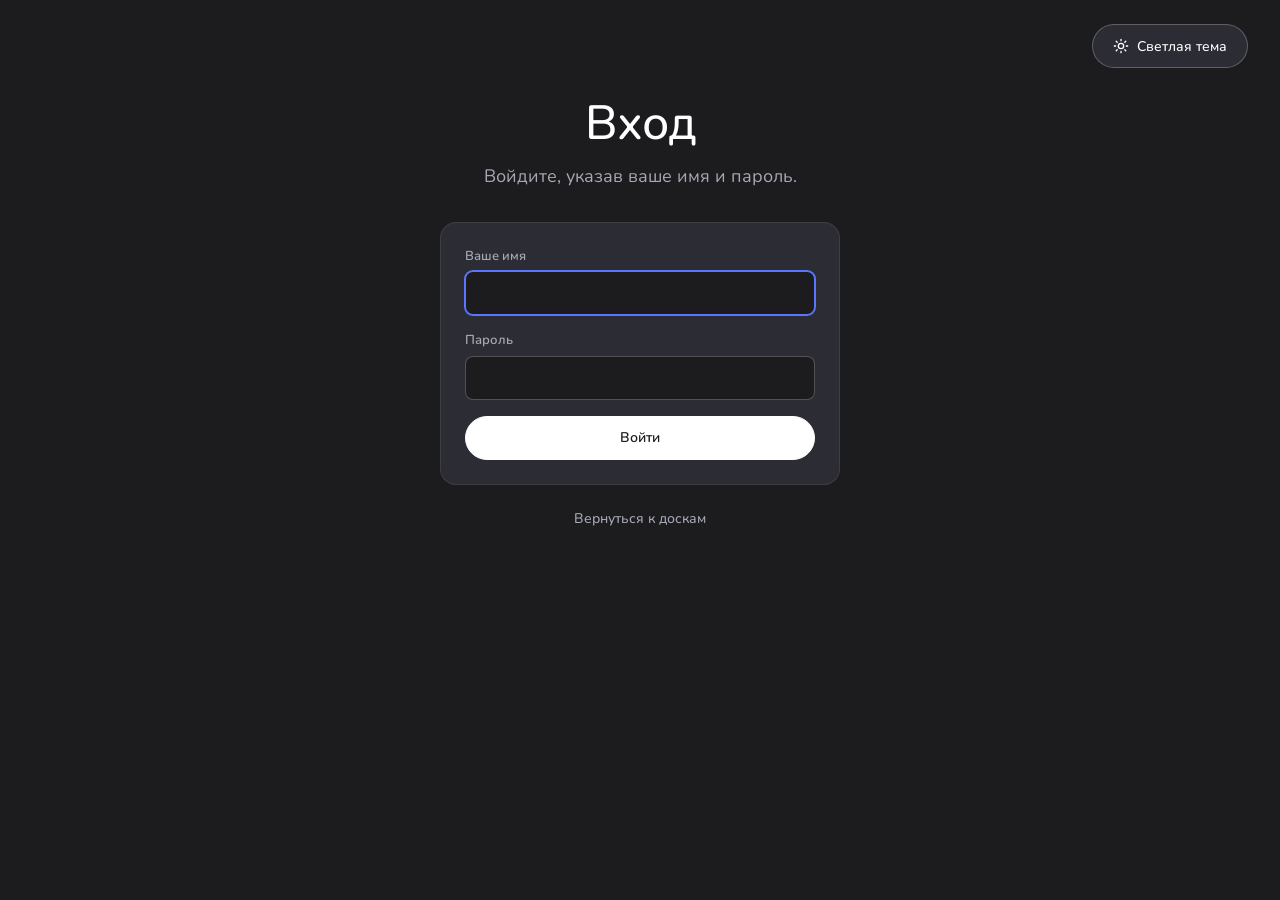
<file: login.html>
<!DOCTYPE html>
<html lang="ru">
<head>
<meta charset="UTF-8">
<meta name="viewport" content="width=device-width, initial-scale=1.0">
<!-- Yandex.Metrika counter -->
<script type="text/javascript">
    (function(m,e,t,r,i,k,a){
        m[i]=m[i]||function(){(m[i].a=m[i].a||[]).push(arguments)};
        m[i].l=1*new Date();
        for (var j = 0; j < document.scripts.length; j++) {if (document.scripts[j].src === r) { return; }}
        k=e.createElement(t),a=e.getElementsByTagName(t)[0],k.async=1,k.src=r,a.parentNode.insertBefore(k,a)
    })(window, document,'script','https://mc.yandex.ru/metrika/tag.js?id=113758263', 'ym');

    // секрет ссылки-приглашения (/invite/<секрет>) в Метрику не отправляем
    var kanbanHideInvite = function (u) { return String(u || '').replace(/(\/invite\/)[^\/?#]+/, '$1-'); };
    ym(113758263, 'init', {ssr:true, webvisor:true, clickmap:true, ecommerce:"dataLayer", referrer: kanbanHideInvite(document.referrer), url: kanbanHideInvite(location.href), accurateTrackBounce:true, trackLinks:true});
</script>
<!-- /Yandex.Metrika counter -->
<title>Вход — канбан-доски</title>
<link rel="icon" href="/static/icons/favicon.ico" sizes="any">
<link rel="icon" type="image/png" sizes="32x32" href="/static/icons/icon-32.png">
<link rel="apple-touch-icon" href="/static/icons/apple-touch-icon.png">
<link rel="stylesheet" href="/static/fonts/nunito.css">
<link rel="stylesheet" href="/static/start.css">
<link rel="stylesheet" href="/static/login.css">
<script src="/static/theme.js"></script>
</head>
<body>
<!-- Yandex.Metrika counter (без JavaScript) -->
<noscript><div><img src="https://mc.yandex.ru/watch/113758263" style="position:absolute; left:-9999px;" alt="" /></div></noscript>

<button id="theme-toggle" class="theme-toggle-btn" type="button" title="Переключить тему"></button>

<div class="page login-page">
  <div class="header">
    <div class="title">Вход</div>
    <p class="subtitle">Войдите, указав ваше имя и пароль.</p>
  </div>

  <form class="login-card" id="login-form" novalidate>
    <label class="login-field">
      <span class="login-label">Ваше имя</span>
      <input class="login-input ym-hide-content ym-disable-keys" id="login-name" name="username" type="text"
             autocomplete="username" autocapitalize="off" spellcheck="false" maxlength="30" required>
    </label>
    <label class="login-field">
      <span class="login-label">Пароль</span>
      <input class="login-input" id="login-password" name="password" type="password"
             autocomplete="current-password" maxlength="128" required>
    </label>
    <div class="login-error" id="login-error" role="alert"></div>
    <button class="login-btn login-btn-primary" id="login-submit" type="submit">Войти</button>
  </form>

  <a class="login-back" id="login-back" href="/">Вернуться к доскам</a>
</div>

<script src="/static/login.js"></script>
</body>
</html>
</file>
<file: static/fonts/nunito.css>
/* Nunito (variable, 200–1000) — хранится локально, работает без интернета.
   Лицензия SIL Open Font License 1.1 — см. OFL.txt рядом. */

/* cyrillic-ext */
@font-face {
  font-family: 'Nunito';
  font-style: normal;
  font-display: swap;
  font-weight: 200 1000;
  src: url('/static/fonts/nunito-cyrillic-ext-wght-normal.woff2') format('woff2');
  unicode-range: U+0460-052F,U+1C80-1C8A,U+20B4,U+2DE0-2DFF,U+A640-A69F,U+FE2E-FE2F;
}

/* cyrillic */
@font-face {
  font-family: 'Nunito';
  font-style: normal;
  font-display: swap;
  font-weight: 200 1000;
  src: url('/static/fonts/nunito-cyrillic-wght-normal.woff2') format('woff2');
  unicode-range: U+0301,U+0400-045F,U+0490-0491,U+04B0-04B1,U+2116;
}

/* latin-ext */
@font-face {
  font-family: 'Nunito';
  font-style: normal;
  font-display: swap;
  font-weight: 200 1000;
  src: url('/static/fonts/nunito-latin-ext-wght-normal.woff2') format('woff2');
  unicode-range: U+0100-02BA,U+02BD-02C5,U+02C7-02CC,U+02CE-02D7,U+02DD-02FF,U+0304,U+0308,U+0329,U+1D00-1DBF,U+1E00-1E9F,U+1EF2-1EFF,U+2020,U+20A0-20AB,U+20AD-20C0,U+2113,U+2C60-2C7F,U+A720-A7FF;
}

/* latin */
@font-face {
  font-family: 'Nunito';
  font-style: normal;
  font-display: swap;
  font-weight: 200 1000;
  src: url('/static/fonts/nunito-latin-wght-normal.woff2') format('woff2');
  unicode-range: U+0000-00FF,U+0131,U+0152-0153,U+02BB-02BC,U+02C6,U+02DA,U+02DC,U+0304,U+0308,U+0329,U+2000-206F,U+20AC,U+2122,U+2191,U+2193,U+2212,U+2215,U+FEFF,U+FFFD;
}
</file>
<file: static/start.css>
/* Стартовая страница — по дизайн-системе «Like Miro».
   Тёмная тема (по умолчанию) собрана из тёмных токенов системы. */
:root {
  --page: #1c1c1e;
  --panel: #2c2c34;
  --panel-border: rgba(255,255,255,0.08);
  --text: #ffffff;
  --text2: #a5a8b5;
  --icon: #a5a8b5;
  --hover: rgba(255,255,255,0.08);
  --secondary-border: rgba(255,255,255,0.24);
  --dashed: rgba(255,255,255,0.24);
  --bar-track: rgba(255,255,255,0.08);
  --primary-bg: #ffffff;
  --primary-fg: #1c1c1e;
  --accent: #5b76fe;
  --shadow-card: 0px 4px 12px 0px rgba(0, 0, 0, 0.4);
  --font: 'Nunito', -apple-system, BlinkMacSystemFont, 'Noto Sans', sans-serif;
}

:root[data-theme="light"] {
  --page: #f7f8fa;
  --panel: #ffffff;
  --panel-border: #e0e2e8;
  --text: #1c1c1e;
  --text2: #555a6a;
  --icon: #6b6f7e;
  --hover: #eef0f3;
  --secondary-border: #c7cad5;
  --dashed: #c7cad5;
  --bar-track: #eef0f4;
  --primary-bg: #1c1c1e;
  --primary-fg: #ffffff;
  --accent: #4262ff;
  --shadow-card: 0px 4px 12px 0px rgba(5, 0, 56, 0.06);
}

* { box-sizing: border-box; }

html, body {
  height: 100%;
}

body {
  margin: 0;
  font-family: var(--font);
  background: var(--page);
  color: var(--text);
  min-height: 100vh;
  padding: 96px 32px 48px;
}

button { font-family: inherit; }

svg { display: block; flex-shrink: 0; }

.page {
  max-width: 1040px;
  margin: 0 auto;
}

.header {
  text-align: center;
  margin-bottom: 48px;
}

.title {
  font-size: 48px;
  line-height: 1.15;
  font-weight: 500;
  letter-spacing: -1px;
  margin: 0 0 12px;
}

.subtitle {
  color: var(--text2);
  font-size: 18px;
  line-height: 1.5;
  margin: 0;
}

.boards-grid {
  display: flex;
  flex-wrap: wrap;
  gap: 24px;
  justify-content: center;
}

/* Все плитки одной высоты: название — не больше двух строк (длиннее —
   с многоточием), остальное умещается в эту высоту */
.board-tile {
  width: 240px;
  height: 156px;
  background: var(--panel);
  border: 1px solid var(--panel-border);
  border-radius: 16px;
  padding: 24px;
  text-decoration: none;
  color: var(--text);
  display: flex;
  flex-direction: column;
  justify-content: space-between;
  gap: 16px;
  cursor: pointer;
  transition: box-shadow 0.18s ease, transform 0.18s ease;
}

.board-tile:hover {
  box-shadow: var(--shadow-card);
  transform: translateY(-2px);
}

.board-tile-head {
  display: flex;
  align-items: flex-start;
  gap: 8px;
}

.board-tile-title {
  flex: 1;
  min-width: 0;
  font-size: 18px;
  line-height: 1.4;
  font-weight: 500;
  word-wrap: break-word;
  overflow-wrap: anywhere;
  display: -webkit-box;
  -webkit-box-orient: vertical;
  -webkit-line-clamp: 2;
  line-clamp: 2;
  overflow: hidden;
}

/* низ плитки: число задач и полоска распределения задач по столбцам */
.board-tile-meta {
  display: flex;
  flex-direction: column;
  gap: 8px;
}

.board-tile-count {
  --tile-text2: var(--text2);
  color: var(--tile-text2);
  font-size: 15px;
  line-height: 1.4;
  font-weight: 500;
}

/* строка с числом задач; справа — значок «доступ открыт N пользователям» */
.board-tile-count-row {
  display: flex;
  align-items: center;
  justify-content: space-between;
  gap: 8px;
}

.board-tile-shared,
.board-tile-owner {
  display: inline-flex;
  align-items: center;
  gap: 4px;
  color: var(--text2);
  font-size: 13px;
  line-height: 1.4;
  font-weight: 600;
  min-width: 0;
}

.board-tile-count {
  flex-shrink: 0;
}

.board-tile-owner span {
  overflow: hidden;
  text-overflow: ellipsis;
  white-space: nowrap;
}

.board-tile[data-bg] .board-tile-shared,
.board-tile[data-bg] .board-tile-owner {
  color: rgba(255, 255, 255, 0.85);
}

.board-tile[data-bg="yellow"] .board-tile-shared,
.board-tile[data-bg="yellow"] .board-tile-owner {
  color: rgba(28, 28, 30, 0.75);
}

/* раздел «Доступные мне» — вкладка (static/start.js) */
.shared-section[hidden],
.boards-grid[hidden],
.empty-hint[hidden] { display: none; }

/* Вкладки «Мои доски | Доступные мне» */
.board-tabs {
  display: flex;
  justify-content: center;
  gap: 4px;
  width: fit-content;
  margin: -16px auto 40px;
  padding: 4px;
  border-radius: 9999px;
  background: var(--panel);
  border: 1px solid var(--panel-border);
}

.board-tabs[hidden] { display: none; }

.board-tab {
  position: relative;
  display: inline-flex;
  align-items: center;
  gap: 8px;
  height: 40px;
  padding: 0 20px;
  border: none;
  border-radius: 9999px;
  background: transparent;
  color: var(--text2);
  font-size: 15px;
  font-weight: 600;
  cursor: pointer;
  transition: background 0.18s ease, color 0.18s ease;
}

.board-tab:hover {
  color: var(--text);
}

.board-tab.active {
  background: var(--primary-bg);
  color: var(--primary-fg);
}

.board-tab:focus-visible {
  outline: 2px solid var(--accent);
  outline-offset: 2px;
}

.board-tab-count {
  min-width: 22px;
  height: 22px;
  padding: 0 7px;
  border-radius: 9999px;
  background: var(--hover);
  font-size: 12px;
  line-height: 22px;
  text-align: center;
}

.board-tab.active .board-tab-count {
  background: rgba(127, 127, 127, 0.2);
}

/* среди чужих досок есть новые — синяя точка на вкладке */
.board-tab.has-new::after {
  content: "";
  position: absolute;
  top: 6px;
  right: 8px;
  width: 8px;
  height: 8px;
  border-radius: 50%;
  background: var(--accent);
  border: 2px solid var(--panel);
}

/* Отметка «Новая» на плитке чужой доски, которую ещё не открывали */
.board-tile {
  position: relative;
}

.board-tile-new {
  box-shadow: 0 0 0 2px var(--accent);
}

.board-tile-new-badge {
  position: absolute;
  top: -10px;
  left: 20px;
  height: 20px;
  padding: 0 8px;
  border-radius: 9999px;
  background: var(--accent);
  color: #ffffff;
  font-size: 11px;
  line-height: 20px;
  font-weight: 700;
  letter-spacing: 0.2px;
}

/* Уведомление «Вам открыли доступ к доске» — как плашка про пароль */
.shared-banner {
  display: flex;
  align-items: center;
  gap: 16px;
  max-width: 768px;
  margin: -16px auto 40px;
  padding: 16px 12px 16px 20px;
  background: var(--panel);
  border: 1px solid var(--panel-border);
  border-left: 4px solid var(--accent);
  border-radius: 12px;
}

.shared-banner[hidden] { display: none; }

.shared-banner-icon {
  color: var(--accent);
  flex-shrink: 0;
}

.shared-banner-icon svg {
  width: 20px;
  height: 20px;
}

.shared-banner-text {
  flex: 1;
  min-width: 0;
}

.shared-banner-title {
  font-size: 15px;
  line-height: 1.4;
  font-weight: 600;
  overflow-wrap: anywhere;
}

.shared-banner-message {
  margin-top: 2px;
  color: var(--text2);
  font-size: 14px;
  line-height: 1.5;
}

.shared-banner-btn {
  flex-shrink: 0;
  display: inline-flex;
  align-items: center;
  height: 40px;
  padding: 0 20px;
  border-radius: 9999px;
  background: var(--primary-bg);
  color: var(--primary-fg);
  font-size: 14px;
  font-weight: 600;
  text-decoration: none;
  transition: opacity 0.18s ease;
}

.shared-banner-btn[hidden] { display: none; }

.shared-banner-btn:hover {
  opacity: 0.85;
}

.shared-banner-close {
  flex-shrink: 0;
  width: 32px;
  height: 32px;
  border: none;
  border-radius: 9999px;
  background: transparent;
  color: var(--icon);
  cursor: pointer;
  display: inline-flex;
  align-items: center;
  justify-content: center;
  padding: 0;
}

.shared-banner-close:hover {
  background: var(--hover);
  color: var(--text);
}

@media (max-width: 640px) {
  .shared-banner {
    flex-wrap: wrap;
    position: relative;
    padding-right: 44px;
  }
  .shared-banner-btn {
    width: 100%;
    justify-content: center;
  }
  .shared-banner-close {
    position: absolute;
    top: 8px;
    right: 8px;
  }
  .board-tab {
    padding: 0 14px;
  }
}

/* дорожка под полоской — чтобы цветные отрезки читались на любом фоне плитки */
.board-tile-bar {
  display: flex;
  gap: 2px;
  padding: 2px;
  border-radius: 9999px;
  background: var(--bar-track);
}

.board-tile-bar-seg {
  flex: 1 1 0;
  min-width: 4px;
  height: 6px;
  border-radius: 9999px;
}

.board-tile-bar-empty {
  flex: 1 1 0;
  height: 6px;
}

.board-tile-delete {
  flex-shrink: 0;
  width: 32px;
  height: 32px;
  margin: -6px -8px 0 0;
  border-radius: 9999px;
  border: none;
  background: transparent;
  color: var(--icon);
  cursor: pointer;
  display: flex;
  align-items: center;
  justify-content: center;
  padding: 0;
  opacity: 0;
  transition: background 0.18s ease, color 0.18s ease, opacity 0.18s ease;
}

.board-tile:hover .board-tile-delete,
.board-tile-delete:focus-visible {
  opacity: 1;
}

/* на сенсорных экранах наведения нет — крестик удаления доски виден всегда */
@media (hover: none) {
  .board-tile-delete {
    opacity: 1;
  }
}

/* «Переместить» на плитке — только на сенсорных экранах */
/* плитка — ссылка: без стандартной подсветки ссылки при нажатии на телефоне
   (иначе она накрывает и плитку, и открытое меню) */
.board-tile {
  -webkit-tap-highlight-color: transparent;
}

.board-tile-move-wrap {
  position: relative;
  display: none;
  margin: -6px -4px 0 0;
}

@media (hover: none) {
  .board-tile-move-wrap {
    display: block;
  }
}

.board-tile-move {
  width: 32px;
  height: 32px;
  border-radius: 9999px;
  border: none;
  background: transparent;
  color: var(--icon);
  cursor: pointer;
  display: flex;
  align-items: center;
  justify-content: center;
  padding: 0;
}

.board-tile[data-bg] .board-tile-move {
  color: rgba(255, 255, 255, 0.85);
}

.board-tile[data-bg="yellow"] .board-tile-move {
  color: rgba(28, 28, 30, 0.75);
}

.tile-menu {
  position: absolute;
  top: calc(100% + 4px);
  right: 0;
  z-index: 50;
  min-width: 160px;
  padding: 6px;
  background: var(--panel);
  border: 1px solid var(--panel-border);
  border-radius: 12px;
  box-shadow: var(--shadow-card);
  display: flex;
  flex-direction: column;
}

.tile-menu[hidden] { display: none; }

.tile-menu-item {
  display: flex;
  align-items: center;
  gap: 10px;
  height: 36px;
  padding: 0 12px;
  border: none;
  border-radius: 8px;
  background: transparent;
  color: var(--text);
  font-family: inherit;
  font-size: 14px;
  font-weight: 500;
  text-align: left;
  cursor: pointer;
}

.tile-menu-item svg {
  color: var(--icon);
}

.tile-menu-item:disabled {
  opacity: 0.4;
  cursor: default;
}

/* сдвинутая плитка коротко подсвечивается */
@keyframes tile-moved {
  0% { box-shadow: 0 0 0 3px #5b76fe; }
  100% { box-shadow: 0 0 0 3px transparent; }
}

.board-tile.tile-moved {
  animation: tile-moved 1.2s ease-out;
}

.board-tile-delete:hover {
  background: var(--hover);
  color: var(--text);
}

.add-board-tile {
  width: 240px;
  height: 156px;
  border: 1.5px dashed var(--dashed);
  border-radius: 16px;
  background: transparent;
  cursor: pointer;
  display: flex;
  align-items: center;
  justify-content: center;
  padding: 24px;
  transition: background 0.18s ease;
}

.add-board-tile:hover {
  background: var(--hover);
}

.add-board-pill {
  display: inline-flex;
  align-items: center;
  gap: 8px;
  height: 44px;
  padding: 0 20px;
  border-radius: 9999px;
  background: var(--primary-bg);
  color: var(--primary-fg);
  font-size: 14px;
  line-height: 1.5;
  font-weight: 500;
}

.empty-hint {
  text-align: center;
  color: var(--text2);
  font-size: 14px;
  line-height: 1.5;
  margin-bottom: 24px;
}

.theme-toggle-btn {
  position: fixed;
  top: 24px;
  right: 32px;
  display: inline-flex;
  align-items: center;
  gap: 8px;
  height: 44px;
  padding: 0 20px;
  border-radius: 9999px;
  border: 1px solid var(--secondary-border);
  background: var(--panel);
  color: var(--text);
  font-size: 14px;
  line-height: 1.5;
  font-weight: 500;
  cursor: pointer;
  transition: background 0.18s ease;
}

.theme-toggle-btn:hover {
  background: var(--hover);
}

/* Правый верхний угол: «Telegram» и переключатель темы */
.top-right {
  position: fixed;
  top: 24px;
  right: 32px;
  z-index: 100;
  display: flex;
  gap: 8px;
}

.top-right .theme-toggle-btn {
  position: static;
}

.theme-toggle-btn[hidden] { display: none; }

/* «Telegram» — приглушённый фирменный голубой Telegram (одинаковый в обеих темах) */
/* только значок — круглая кнопка */
.telegram-btn {
  padding: 0 14px;
  border-color: transparent;
  background: #47a3d1;
  color: #ffffff;
  font-weight: 600;
}

.telegram-btn:hover {
  background: #3b90ba;
}

.telegram-btn:focus-visible {
  outline: 2px solid #47a3d1;
  outline-offset: 2px;
}

/* Плитка доски в цвете фона этой доски — те же насыщенные цвета, что и фон
   на странице доски (см. static/style.css), одинаковые в обеих темах.
   Текст на цветной плитке белый, на жёлтой — тёмный. */
.board-tile[data-bg="blue"]   { background: #3d63dd; }
.board-tile[data-bg="green"]  { background: #1f9d62; }
.board-tile[data-bg="purple"] { background: #7b52e0; }
.board-tile[data-bg="red"]    { background: #d9463f; }
.board-tile[data-bg="yellow"] { background: #e0b416; }

.board-tile[data-bg] {
  border-color: transparent;
  color: #ffffff;
  --bar-track: rgba(255, 255, 255, 0.35);
}

.board-tile[data-bg] .board-tile-count,
.board-tile[data-bg] .board-tile-delete {
  color: rgba(255, 255, 255, 0.85);
}

.board-tile[data-bg="yellow"] {
  color: #1c1c1e;
  --bar-track: rgba(255, 255, 255, 0.45);
}

.board-tile[data-bg="yellow"] .board-tile-count,
.board-tile[data-bg="yellow"] .board-tile-delete {
  color: rgba(28, 28, 30, 0.75);
}

.board-tile[data-bg] .board-tile-delete:hover {
  background: rgba(255, 255, 255, 0.2);
  color: inherit;
}

/* Перетаскивание плиток досок */
.board-tile[draggable="true"] {
  -webkit-user-drag: element;
}

/* место, откуда взята плитка при перетаскивании */
.board-tile.dragging {
  /* !important — перебить цветной фон плиток (data-bg) */
  background: transparent !important;
  border: 1.5px dashed var(--dashed) !important;
  box-shadow: none;
  transform: none;
}

.board-tile.dragging > * {
  visibility: hidden;
}

/* --- Аккаунт: кнопка с именем пространства и меню (слева вверху) --- */
.account {
  position: fixed;
  top: 24px;
  left: 32px;
  z-index: 100;
  display: flex;
  gap: 8px;
}

/* «Войти» — вход в другое, существующее пространство */
.account-login-btn {
  display: inline-flex;
  align-items: center;
  height: 44px;
  padding: 0 20px;
  border-radius: 9999px;
  border: 1px solid var(--secondary-border);
  background: var(--panel);
  color: var(--text);
  font-size: 14px;
  line-height: 1.5;
  font-weight: 500;
  text-decoration: none;
  transition: background 0.18s ease;
}

.account-login-btn:hover {
  background: var(--hover);
}

.account-login-btn[hidden] { display: none; }

.account-btn {
  display: inline-flex;
  align-items: center;
  gap: 8px;
  max-width: min(320px, calc(100vw - 500px));
  height: 44px;
  padding: 0 16px 0 20px;
  border-radius: 9999px;
  border: 1px solid var(--secondary-border);
  background: var(--panel);
  color: var(--text);
  font-size: 14px;
  line-height: 1.5;
  font-weight: 500;
  cursor: pointer;
  transition: background 0.18s ease;
}

.account-btn[hidden] { display: none; }

.account-btn:hover,
.account-btn[aria-expanded="true"] {
  background: var(--hover);
}

.account-btn-name {
  min-width: 0;
  overflow: hidden;
  text-overflow: ellipsis;
  white-space: nowrap;
}

.account-menu {
  position: absolute;
  top: calc(100% + 8px);
  left: 0;
  min-width: 220px;
  padding: 8px;
  background: var(--panel);
  border: 1px solid var(--panel-border);
  border-radius: 12px;
  box-shadow: var(--shadow-card);
  display: flex;
  flex-direction: column;
}

.account-menu[hidden] { display: none; }

.account-menu-item {
  height: 36px;
  padding: 0 12px;
  border: none;
  border-radius: 8px;
  background: transparent;
  color: var(--text);
  font-size: 14px;
  font-weight: 500;
  text-align: left;
  cursor: pointer;
}

.account-menu-item:hover,
.account-menu-item:focus-visible {
  background: var(--hover);
  outline: none;
}

.account-menu-item-danger {
  color: #e5484d;
}

/* --- Напоминание задать пароль --- */
.password-banner {
  display: flex;
  align-items: center;
  gap: 16px;
  max-width: 768px;
  margin: -16px auto 40px;
  padding: 16px 20px;
  background: var(--panel);
  border: 1px solid var(--panel-border);
  border-left: 4px solid #fcb900;
  border-radius: 12px;
}

.password-banner[hidden] { display: none; }

.password-banner-icon {
  color: #fcb900;
  flex-shrink: 0;
}

.password-banner-text {
  flex: 1;
  min-width: 0;
}

.password-banner-title {
  font-size: 15px;
  line-height: 1.4;
  font-weight: 600;
}

.password-banner-message {
  margin-top: 2px;
  color: var(--text2);
  font-size: 14px;
  line-height: 1.5;
}

.password-banner-btn {
  flex-shrink: 0;
  height: 40px;
  padding: 0 20px;
  border-radius: 9999px;
  border: 1px solid var(--primary-bg);
  background: var(--primary-bg);
  color: var(--primary-fg);
  font-size: 14px;
  font-weight: 600;
  cursor: pointer;
  transition: opacity 0.18s ease;
}

.password-banner-btn:hover {
  opacity: 0.85;
}

@media (max-width: 640px) {
  .password-banner {
    flex-wrap: wrap;
  }
  .password-banner-btn {
    width: 100%;
  }
  .account { left: 16px; top: 16px; }
  .top-right { right: 16px; top: 16px; }
  .theme-toggle-btn span { display: none; }
  .theme-toggle-btn { padding: 0 14px; }
  .account-btn { max-width: calc(100vw - 250px); }
}

/* Уведомление «Доску изменил …» (static/start.js) — как «Вам открыли доступ» */
.changes-list {
  list-style: none;
  margin: 4px 0 0;
  padding: 0;
}

.changes-list li {
  margin-top: 2px;
  overflow-wrap: anywhere;
}

.changes-list a {
  color: var(--text);
  font-weight: 600;
  text-decoration: none;
}

.changes-list a:hover {
  text-decoration: underline;
}

/* Версия релиза (файл version) — в самом низу страницы, по центру: после
   всех досок, а если досок мало — внизу окна. Видна, когда долистаешь. */
.page {
  position: relative;
  /* страница не ниже окна (за вычетом отступов body сверху и снизу) */
  min-height: calc(100vh - 144px);
  min-height: calc(100dvh - 144px);
  padding-bottom: 56px;
}

.app-version {
  position: absolute;
  left: 0;
  right: 0;
  /* отступ снизу свой: когда досок много, страница длиннее окна и нижний
     отступ body (html/body — высотой в окно) после неё не добавляется */
  bottom: 16px;
  text-align: center;
  color: var(--text2);
  font-size: 12px;
  line-height: 1.5;
  opacity: 0.8;
}

/* Круглая кнопка «+» (создать доску) — в правом нижнем углу экрана, пока
   плитка «Создать доску» за его пределами (static/start.js) */
.add-board-fab {
  position: fixed;
  right: 24px;
  bottom: 24px;
  z-index: 40;
  width: 56px;
  height: 56px;
  border: none;
  border-radius: 50%;
  background: var(--primary-bg);
  color: var(--primary-fg);
  box-shadow: 0 6px 20px rgba(0, 0, 0, 0.35);
  display: flex;
  align-items: center;
  justify-content: center;
  padding: 0;
  cursor: pointer;
  opacity: 0;
  transform: scale(0.8);
  pointer-events: none;
  transition: opacity 0.18s ease, transform 0.18s ease;
}

:root[data-theme="light"] .add-board-fab {
  box-shadow: 0 6px 20px rgba(5, 0, 56, 0.18);
}

.add-board-fab.visible {
  opacity: 1;
  transform: none;
  pointer-events: auto;
}

.add-board-fab:hover {
  opacity: 0.88;
}

.add-board-fab:focus-visible {
  outline: 2px solid var(--accent);
  outline-offset: 3px;
}

@media (max-width: 640px) {
  .add-board-fab {
    right: 16px;
    bottom: 16px;
  }
}

/* Подсказка «Если у вас уже есть аккаунт» под кнопкой «Войти» — гостю при
   первом открытии (static/account.js) */
.login-hint {
  position: absolute;
  top: calc(100% + 12px);
  padding: 8px 12px;
  border-radius: 10px;
  background: var(--primary-bg);
  color: var(--primary-fg);
  font-size: 13px;
  line-height: 1.4;
  font-weight: 600;
  white-space: nowrap;
  box-shadow: var(--shadow-card);
  pointer-events: none;
  opacity: 0;
  transform: translateY(-4px);
  transition: opacity 0.2s ease, transform 0.2s ease;
}

.login-hint.visible {
  opacity: 1;
  transform: none;
}

/* стрелочка вверх — к середине кнопки «Войти» */
.login-hint::before {
  content: "";
  position: absolute;
  top: -6px;
  left: calc(var(--arrow-left, 30px) - 6px);
  width: 12px;
  height: 12px;
  background: inherit;
  border-radius: 2px;
  transform: rotate(45deg);
}
</file>
<file: static/login.css>
/* Страница входа (login.html). Цвета — токены стартовой страницы (start.css). */
.login-page {
  max-width: 400px;
}

.login-page .header {
  margin-bottom: 32px;
}

.login-card {
  background: var(--panel);
  border: 1px solid var(--panel-border);
  border-radius: 16px;
  padding: 24px;
  display: flex;
  flex-direction: column;
  gap: 16px;
}

.login-field {
  display: flex;
  flex-direction: column;
  gap: 6px;
}

.login-label {
  font-size: 13px;
  line-height: 1.4;
  font-weight: 600;
  color: var(--text2);
}

.login-input {
  height: 44px;
  padding: 0 12px;
  background: var(--page);
  border: 1px solid var(--secondary-border);
  border-radius: 8px;
  color: var(--text);
  font-family: inherit;
  font-size: 15px;
}

.login-input:focus {
  outline: none;
  border-color: #5b76fe;
  box-shadow: 0 0 0 1px #5b76fe;
}

.login-error {
  color: #e5484d;
  font-size: 14px;
  line-height: 1.5;
}

.login-error:empty {
  display: none;
}

.login-btn {
  height: 44px;
  padding: 0 20px;
  border-radius: 9999px;
  font-family: inherit;
  font-size: 14px;
  font-weight: 600;
  cursor: pointer;
  transition: background 0.18s ease, opacity 0.18s ease;
}

.login-btn:disabled {
  opacity: 0.6;
  cursor: default;
}

.login-btn-primary {
  background: var(--primary-bg);
  border: 1px solid var(--primary-bg);
  color: var(--primary-fg);
}

.login-btn-primary:hover:not(:disabled) {
  opacity: 0.85;
}

.login-back {
  display: block;
  margin-top: 24px;
  text-align: center;
  color: var(--text2);
  font-size: 14px;
  font-weight: 500;
  text-decoration: none;
}

.login-back:hover {
  color: var(--text);
  text-decoration: underline;
}

.login-back[hidden] {
  display: none;
}

@media (max-width: 600px) {
  body { padding: 88px 16px 32px; }
  .theme-toggle-btn { right: 16px; top: 16px; }
  .title { font-size: 36px; }
}

/* Страница приглашения на доску (invite.html) — на основе страницы входа */
.invite-card[hidden] { display: none; }

.invite-board {
  font-size: 22px;
  line-height: 1.3;
  font-weight: 600;
  word-wrap: break-word;
}

.invite-text {
  margin: -8px 0 0;
  color: var(--text2);
  font-size: 14px;
  line-height: 1.5;
}
</file>
